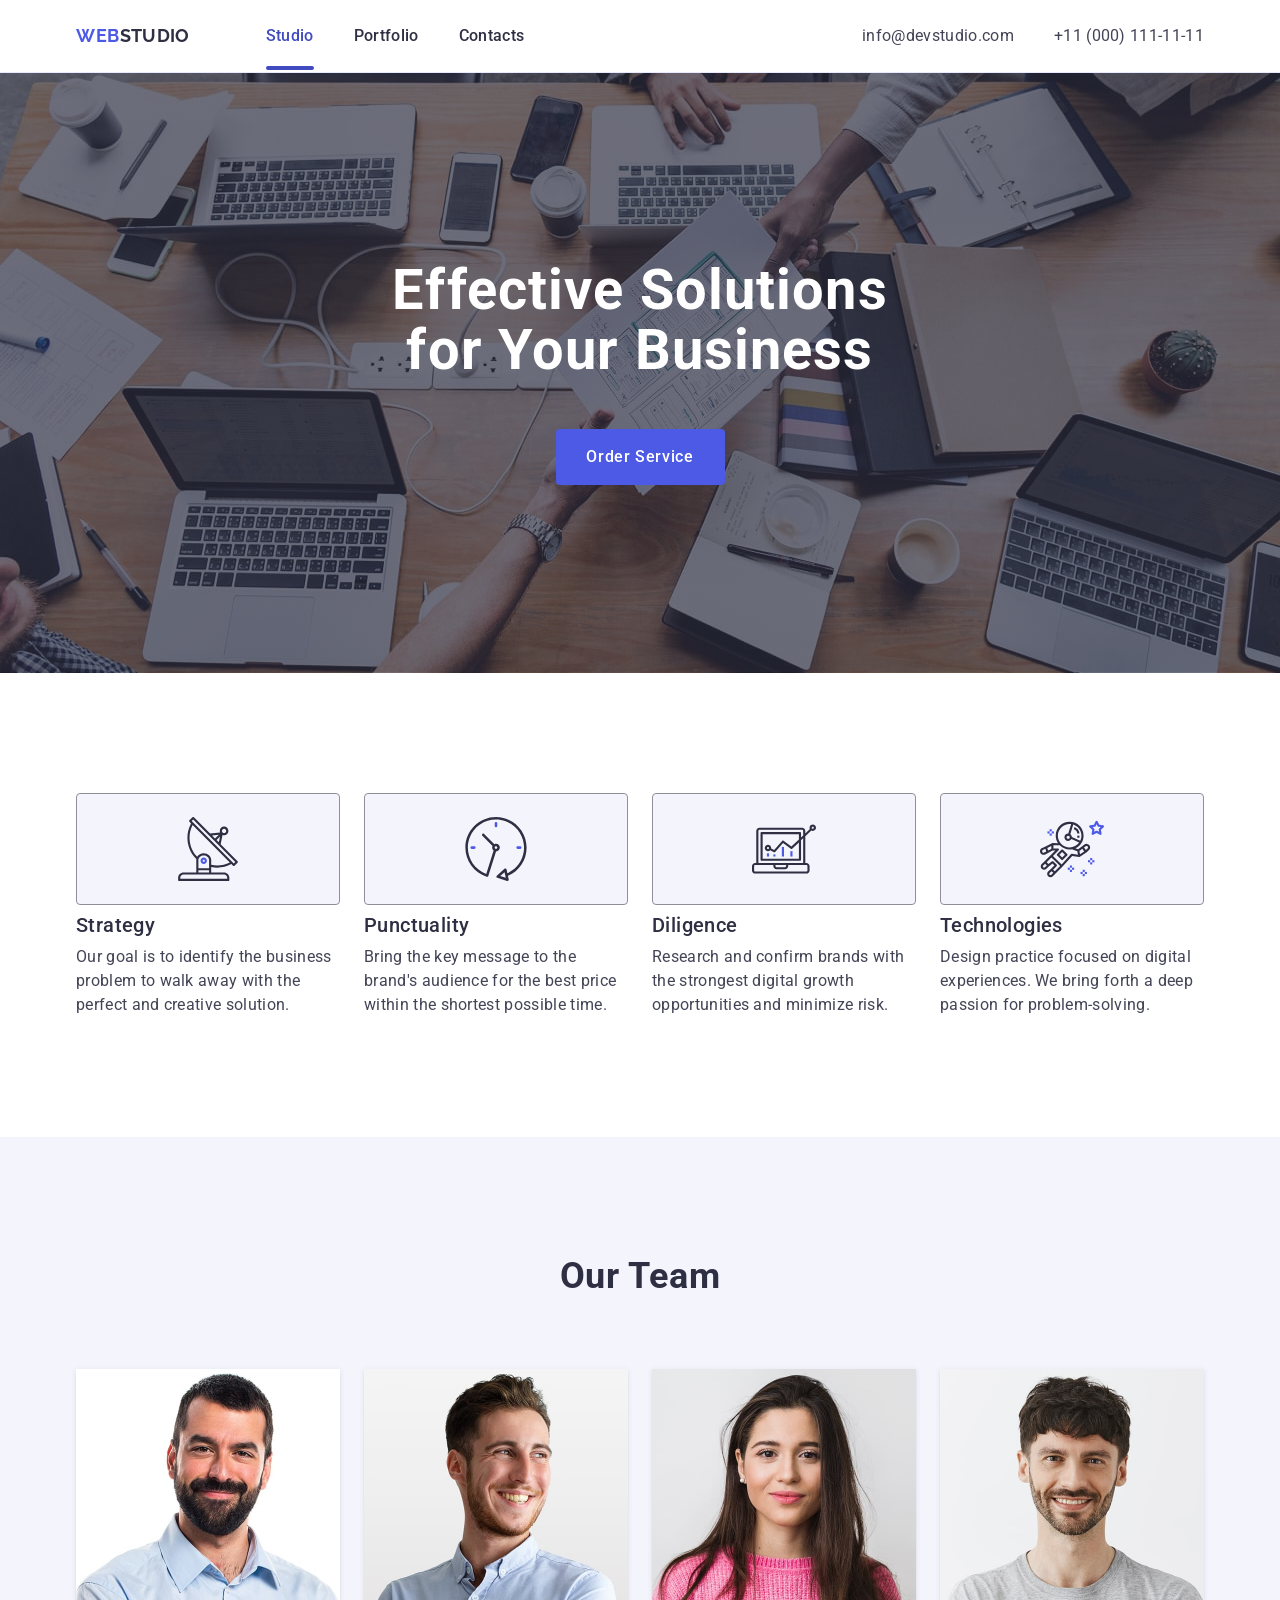
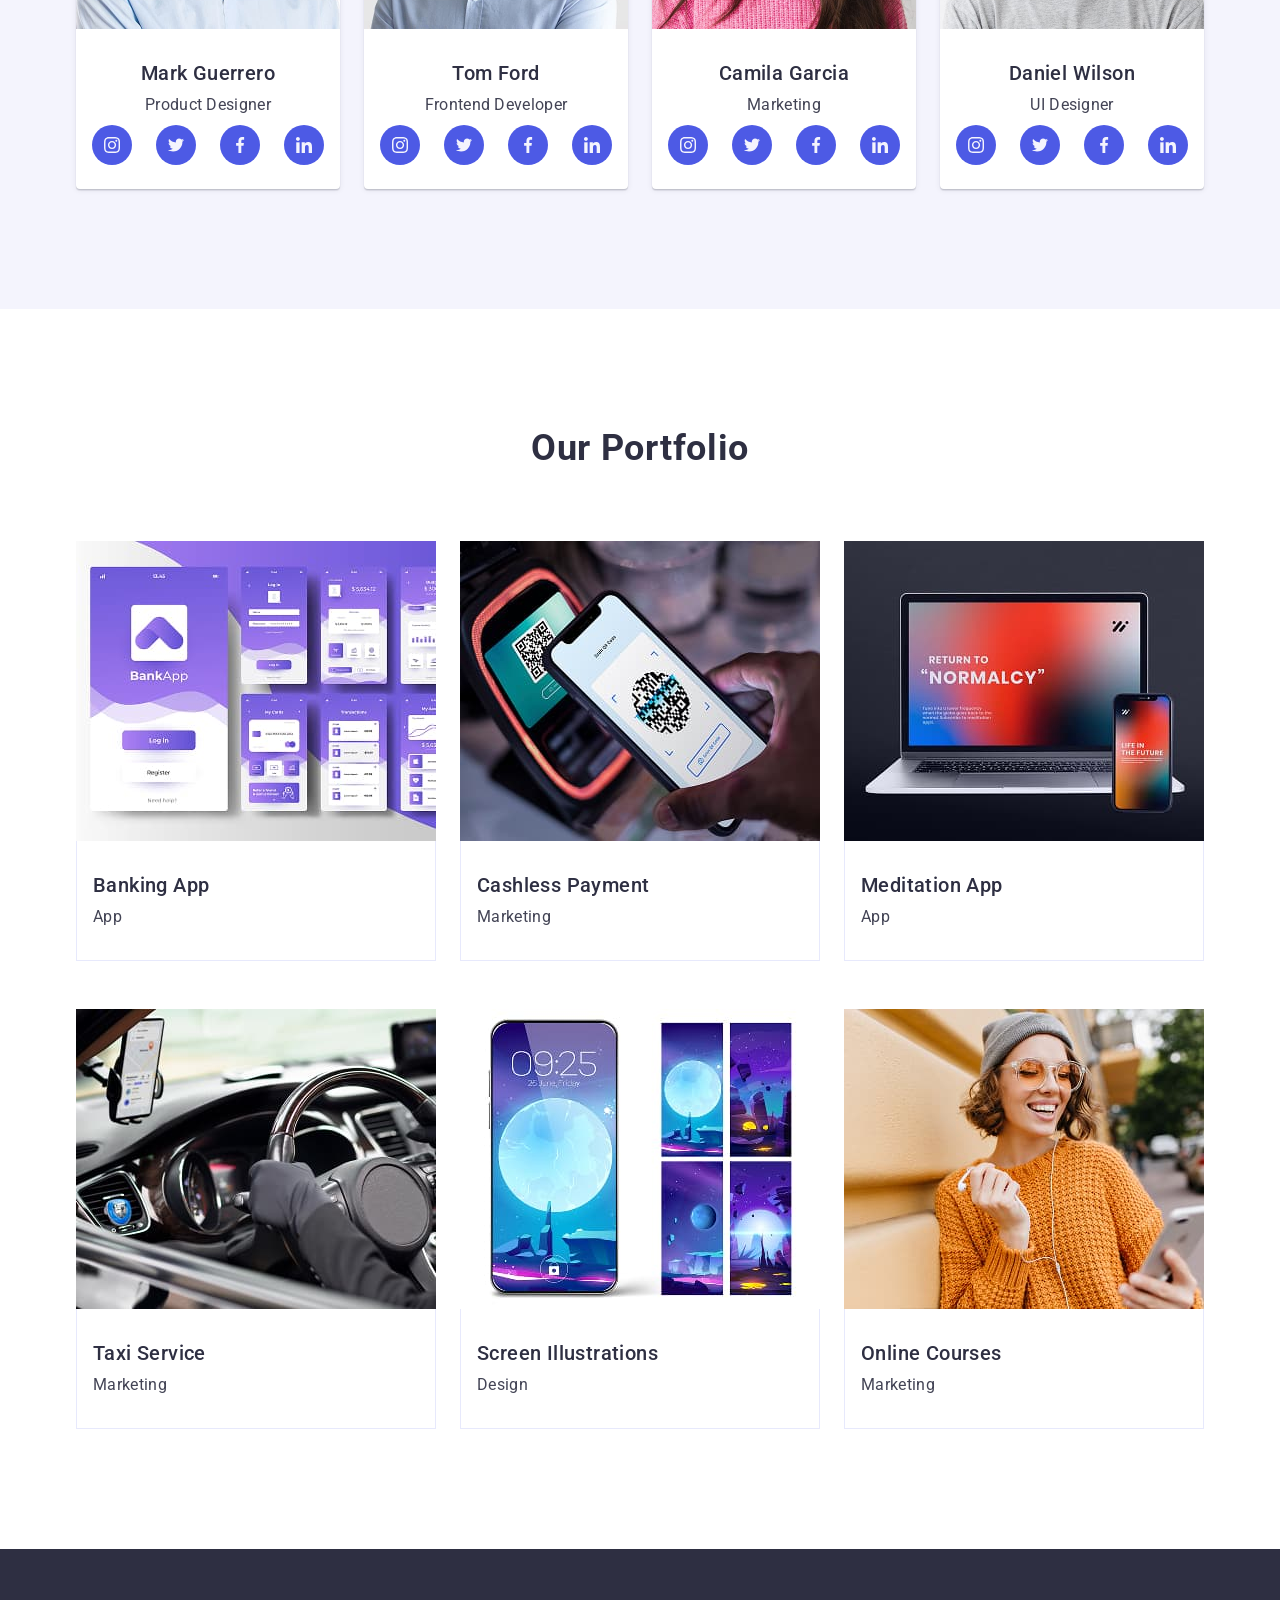
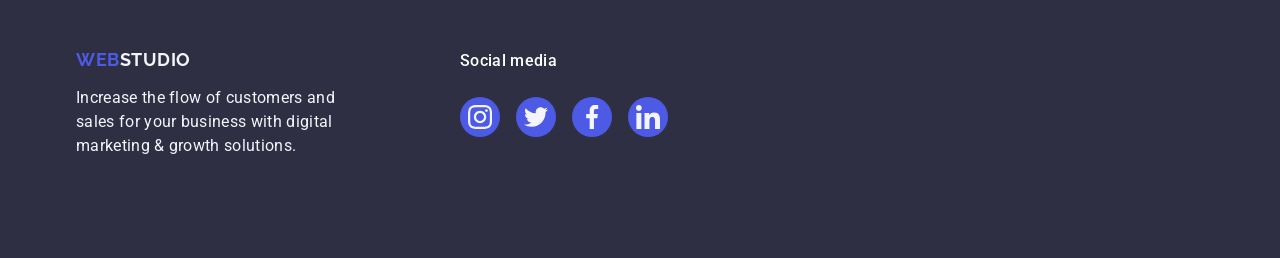
<file: index.html>
<!DOCTYPE html>
<html lang="en">
<head>
    <meta charset="UTF-8">
    <meta name="viewport" content="width=device-width, initial-scale=1.0">
    <title>WebStudio</title>
<link rel="preconnect" href="https://fonts.googleapis.com">
<link rel="preconnect" href="https://fonts.gstatic.com" crossorigin>
<link href="https://fonts.googleapis.com/css2?family=Raleway:wght@700&family=Roboto:wght@100..900&display=swap"
    rel="stylesheet">
<link rel="stylesheet" href="https://cdnjs.cloudflare.com/ajax/libs/modern-normalize/3.0.1/modern-normalize.min.css"
    integrity="sha512-q6WgHqiHlKyOqslT/lgBgodhd03Wp4BEqKeW6nNtlOY4quzyG3VoQKFrieaCeSnuVseNKRGpGeDU3qPmabCANg=="
    crossorigin="anonymous" referrerpolicy="no-referrer" />
    <link rel="stylesheet" href="./css/styles.css">
</head>
<body>
    
    
        <header class="header">
            <div class="container">
        <nav class="header-navigation">
            <a class="header-logo" href="./index.html">Web<span class="logo-header-studio">Studio</span></a>
            <ul class="header-links">
                <li>
                    <a class="header-link-studio current" href="./index.html">Studio</a>
                </li>
                <li>
                    <a class="header-link-studio" href="">Portfolio</a>
                </li>
                <li>
                    <a class="header-link-studio" href="">Contacts</a>
                </li>
            </ul>
        </nav>
        <address >
        <ul class="contacts">
            <li>
                <a class="contacts-lits" href="mailto:info@devstudio.com">info@devstudio.com</a>
            </li>
            <li>
                <a class="contacts-lits" href="tel:+110001111111">+11 (000) 111-11-11</a>
            </li>
        </ul>
        </address>
        </div>
    </header>
    <main>


        <section class="section hero">
            <div class="container">
            <h1 class="hero-title">Effective Solutions
            for Your Business</h1>
            <button class="hero-button" type="button">Order Service</button>
            </div>
        </section>
        

        <section class="section philosophy">
            <div class="container">
            <h2 class="visually-hidden">Our philosophy</h2>
                    <ul class="philosophy-list">
                <li class="philosophy-column">
                    <div class="philosophy-icons">
                            <svg class="philosophy-icon" width="64" height="64">
                            <use href="./images/icons.svg#icon-antenna" ></use></svg></div>
                    <h3 class="philosophy-subtitle">Strategy</h3>
                    <p class="philosophy-text">Our goal is to identify the business
                    problem to walk away with the perfect and creative solution.</p>
                </li>
                <li class="philosophy-column">
                                        <div class="philosophy-icons">
                                                <svg class="philosophy-icon" width="64" height="64">
                                                <use href="./images/icons.svg#icon-clock"></use>
                                            </svg>
                                        </div>
                                    <h3 class="philosophy-subtitle">Punctuality</h3>
                    <p class="philosophy-text">Bring the key message to the brand's audience for the best price within the shortest possible time.</p>
                </li>
                <li class="philosophy-column">
                            <div class="philosophy-icons">
                            
                                <svg class="philosophy-icon" width="64" height="64">
                                    <use href="./images/icons.svg#icon-diagram" ></use>
                                </svg>
                            </div>
                                    <h3 class="philosophy-subtitle">Diligence</h3>
                    <p class="philosophy-text">Research and confirm brands with the strongest digital growth opportunities and minimize risk.</p>
                </li>
                <li class="philosophy-column">
                            <div class="philosophy-icons">
                            
                                <svg class="philosophy-icon" width="64" height="64">
                                    <use href="./images/icons.svg#icon-astronaut" ></use>
                                </svg>
                            </div>
                                    <h3 class="philosophy-subtitle">Technologies</h3>
                    <p class="philosophy-text">Design practice focused on digital experiences. We bring forth a deep passion for problem-solving.</p>
                </li>
            </ul>
            </div>
        </section>
        
        <section class="section team">
            <div class="container">
            <h2 class="team-title">Our Team</h2>
            <ul class="team-list">
            <li class="team-photo">
            <img class="photo" src="./images/1_img.jpg" width="264" height="260" alt="Photo Mark Guerrero">
                <div class="team-name">
                <h3 class="team-subtitle">Mark Guerrero</h3>
                <p class="team-text">Product Designer</p>
                        <ul class="social-media-list">
                            <li class="social-media-icons">
                                <a class="social-icon-link" href="">
                            <svg class="team-icon" width="16" height="16">
                            <use href="./images/icons.svg#instagram"></use></svg>
                                </a>
                            </li>
                        <li class="social-media-icons">
                            <a class="social-icon-link" href="">
                            <svg class="team-icon" width="16" height="16">
                            <use href="./images/icons.svg#twitter"></use></svg>
                            </a>
                        </li>
                        <li class="social-media-icons">
                            <a class="social-icon-link" href="">
                            <svg class="team-icon" width="16" height="16">
                            <use href="./images/icons.svg#facebook" ></use></svg>
                            </a>
                        </li>
                        <li class="social-media-icons">
                            <a class="social-icon-link" href="">
                            <svg class="team-icon" width="16" height="16">
                            <use href="./images/icons.svg#linkedin"></use></svg>
                            </a>
                        </li>
                        </ul>
                        </div>
                </li>
                <li class="team-photo">
                    <img class="photo" src="./images/2_img.jpg" width="264" height="260" alt="Photo Tom Ford">
                    <div class="team-name">
                    <h3 class="team-subtitle">Tom Ford</h3>
                    <p class="team-text">Frontend Developer</p>
                             <ul class="social-media-list">
                            <li class="social-media-icons">
                                <a class="social-icon-link" href="">
                                <svg class="team-icon" width="16" height="16">
                                <use href="./images/icons.svg#instagram"></use></svg>
                                </a>
                            </li>
                            <li class="social-media-icons">
                                <a class="social-icon-link" href="">
                                <svg class="team-icon" width="16" height="16">
                                <use href="./images/icons.svg#twitter"></use></svg>
                                </a>
                            </li>
                            <li class="social-media-icons">
                                <a class="social-icon-link" href="">
                                <svg class="team-icon" width="16" height="16">
                                <use href="./images/icons.svg#facebook"></use></svg>
                                </a>
                            </li>
                            <li class="social-media-icons">
                                <a class="social-icon-link" href="">
                                <svg class="team-icon" width="16" height="16">
                                <use href="./images/icons.svg#linkedin"></use></svg>
                                </a>
                            </li>
                        </ul>
                    </div>
                </li>
                <li class="team-photo">
                    <img class="photo" src="./images/3_img.jpg" width="264" height="260" alt="Photo Camila Garcia">
                    <div class="team-name">
                    <h3 class="team-subtitle">Camila Garcia</h3>
                    <p class="team-text">Marketing</p>
                        <ul class="social-media-list">
                            <li class="social-media-icons">
                                <a class="social-icon-link" href="">
                                <svg class="team-icon"  width="16" height="16">
                                <use href="./images/icons.svg#instagram"></use></svg>
                                </a>
                            </li>
                            <li class="social-media-icons">
                                <a class="social-icon-link" href="">
                                <svg class="team-icon" width="16" height="16">
                                <use href="./images/icons.svg#twitter"></use></svg>
                                </a>
                            </li>
                            <li class="social-media-icons">
                                <a class="social-icon-link" href="">
                                <svg class="team-icon" width="16" height="16">
                                <use href="./images/icons.svg#facebook"></use></svg>
                                </a>
                            </li>
                            <li class="social-media-icons">
                                <a class="social-icon-link" href="">
                                <svg class="team-icon" width="16" height="16">
                                <use href="./images/icons.svg#linkedin"></use></svg>
                                </a>
                            </li>
                        </ul>
                    </div>
                </li>
                <li class="team-photo">
                    <img class="photo" src="./images/4_img.jpg" width="264" height="260" alt="Photo Daniel Wilson">
                    <div class="team-name">
                    <h3 class="team-subtitle">Daniel Wilson</h3>
                    <p class="team-text">UI Designer</p>
                            <ul class="social-media-list">
                            <li class="social-media-icons">
                                <a class="social-icon-link" href="">
                                <svg class="team-icon" width="16" height="16">
                                <use href="./images/icons.svg#instagram"></use></svg>
                                </a>
                            </li>
                            <li class="social-media-icons">
                                <a class="social-icon-link" href="">
                                <svg class="team-icon" width="16" height="16">
                                <use href="./images/icons.svg#twitter"></use></svg>
                                </a>
                            </li>
                            <li class="social-media-icons">
                                <a class="social-icon-link" href="">
                                <svg class="team-icon" width="16" height="16">
                                <use href="./images/icons.svg#facebook"></use></svg>
                                </a>
                            </li>
                            <li class="social-media-icons">
                                <a class="social-icon-link" href="">
                            <svg class="team-icon" width="16" height="16">
                            <use href="./images/icons.svg#linkedin"></use></svg>
                            </a>
                            </li>
                            </ul>
                        </div>
                </li>
            </ul>
            </div>
        </section>

        
        <section class="section portfolio">
            <div class="container">
            <h2 class="portfolio-title">Our Portfolio</h2>
            <ul class="portfolio-list">
                <li class="portfolio-item">
                    <div class="box">
                    <img src="./images/img_portfolio_1.jpg" width="360" height="300" alt="App windows">
                    <p class="overlay-text">14 Stylish and User-Friendly App Design Concepts · Task Manager App · Calorie Tracker App ·
                        Exotic Fruit Ecommerce App ·
                        Cloud Storage App</p>
                </div>
                    <div class="portfolio-name">
                    <h3 class="portfolio-subtitle">Banking App</h3>
                    <p class="portfolio-text">App</p>
                    </div>
                </li>
                <li class="portfolio-item">
                    <div class="box">
                    <img src="./images/img_portfolio_2.jpg" width="360" height="300" alt="Reading QR code">
                        <p class="overlay-text">14 Stylish and User-Friendly App Design Concepts · Task Manager App · Calorie Tracker App ·
                            Exotic Fruit Ecommerce App ·
                            Cloud Storage App</p>
                    </div>
                    <div class="portfolio-name">
                    <h3 class="portfolio-subtitle">Cashless Payment</h3>
                    <p class="portfolio-text">Marketing</p>
                    </div>
                </li>
                <li class="portfolio-item">
                    <div class="box">
                        <img src="./images/img_portfolio_3.jpg" width="360" height="300" alt="Laptop and phone photo">
                        <p class="overlay-text">14 Stylish and User-Friendly App Design Concepts · Task Manager App · Calorie Tracker
                            App ·
                            Exotic Fruit Ecommerce App ·
                            Cloud Storage App</p>
                    </div>
                        <div class="portfolio-name">
                    <h3 class="portfolio-subtitle">Meditation App</h3>
                    <p class="portfolio-text">App</p>
                    </div>
                </li>
                <li class="portfolio-item">
                    <div class="box">
                    <img src="./images/img_portfolio_4.jpg" width="360" height="300" alt="Driving car">
                    <p class="overlay-text">14 Stylish and User-Friendly App Design Concepts · Task Manager App · Calorie Tracker
                        App ·
                        Exotic Fruit Ecommerce App ·
                        Cloud Storage App</p>
                    </div>
                    <div class="portfolio-name">
                    <h3 class="portfolio-subtitle">Taxi Service</h3>
                    <p class="portfolio-text">Marketing</p>
                    </div>
                </li>
                <li class="portfolio-item">
                    <div class="box">
                    <img src="./images/img_portfolio_5.jpg" width="360" height="300" alt="Mobile phone screens">
                    <p class="overlay-text">14 Stylish and User-Friendly App Design Concepts · Task Manager App · Calorie Tracker
                        App ·
                        Exotic Fruit Ecommerce App ·
                        Cloud Storage App</p>
                    </div>
                    <div class="portfolio-name">
                    <h3 class="portfolio-subtitle">Screen Illustrations</h3>
                    <p class="portfolio-text">Design</p>
                    </div>
                </li>
                <li class="portfolio-item">
                    <div class="box">
                    <img src="./images/img_portfolio_6.jpg" width="360" height="300" alt="Girl in glasses">
                    <p class="overlay-text">14 Stylish and User-Friendly App Design Concepts · Task Manager App · Calorie Tracker
                        App ·
                        Exotic Fruit Ecommerce App ·
                        Cloud Storage App</p>
                    </div>
                    <div class="portfolio-name">
                    <h3 class="portfolio-subtitle">Online Courses</h3>
                    <p class="portfolio-text">Marketing</p>
                    </div>
                </li>
            </ul>
            </div>
        </section>
    </main>

    <footer class="footer">
        <div class="container">
            <div class="footer-box">
        <a class="footer-logo" href="./index.html">Web<span class="logo-studio">Studio</span></a>
        <p class="footer-text">Increase the flow of customers and sales for your business with digital marketing & growth solutions.</p>
        </div>
        <div class="social-media-block" >
            <p class="social-media-title">Social media</p>
            <ul class="social-media-list">
                <li class="social-media-icons">
                    <a class="social-icon-link" href="">
                <svg class="team-icon" width="24" height="24">
                    <use href="./images/icons.svg#instagram"></use></svg>
                    </a>
                </li>
                <li class="social-media-icons">
                    <a class="social-icon-link" href="">
                <svg class="team-icon" width="24" height="24">
                    <use href="./images/icons.svg#twitter"></use></svg>
                </a>
                </li>
                <li class="social-media-icons">
                    <a class="social-icon-link" href="">
                <svg class="team-icon" width="24" height="24">
                    <use href="./images/icons.svg#facebook"></use></svg>
                    </a>
                </li>
                <li class="social-media-icons">
                    <a class="social-icon-link" href="">
                <svg class="team-icon" width="24" height="24">
                    <use href="./images/icons.svg#linkedin"></use></svg>
                    </a>
                </li>
            </ul>
        </div>
    </div>
    </footer>

</body>
</html>
</file>
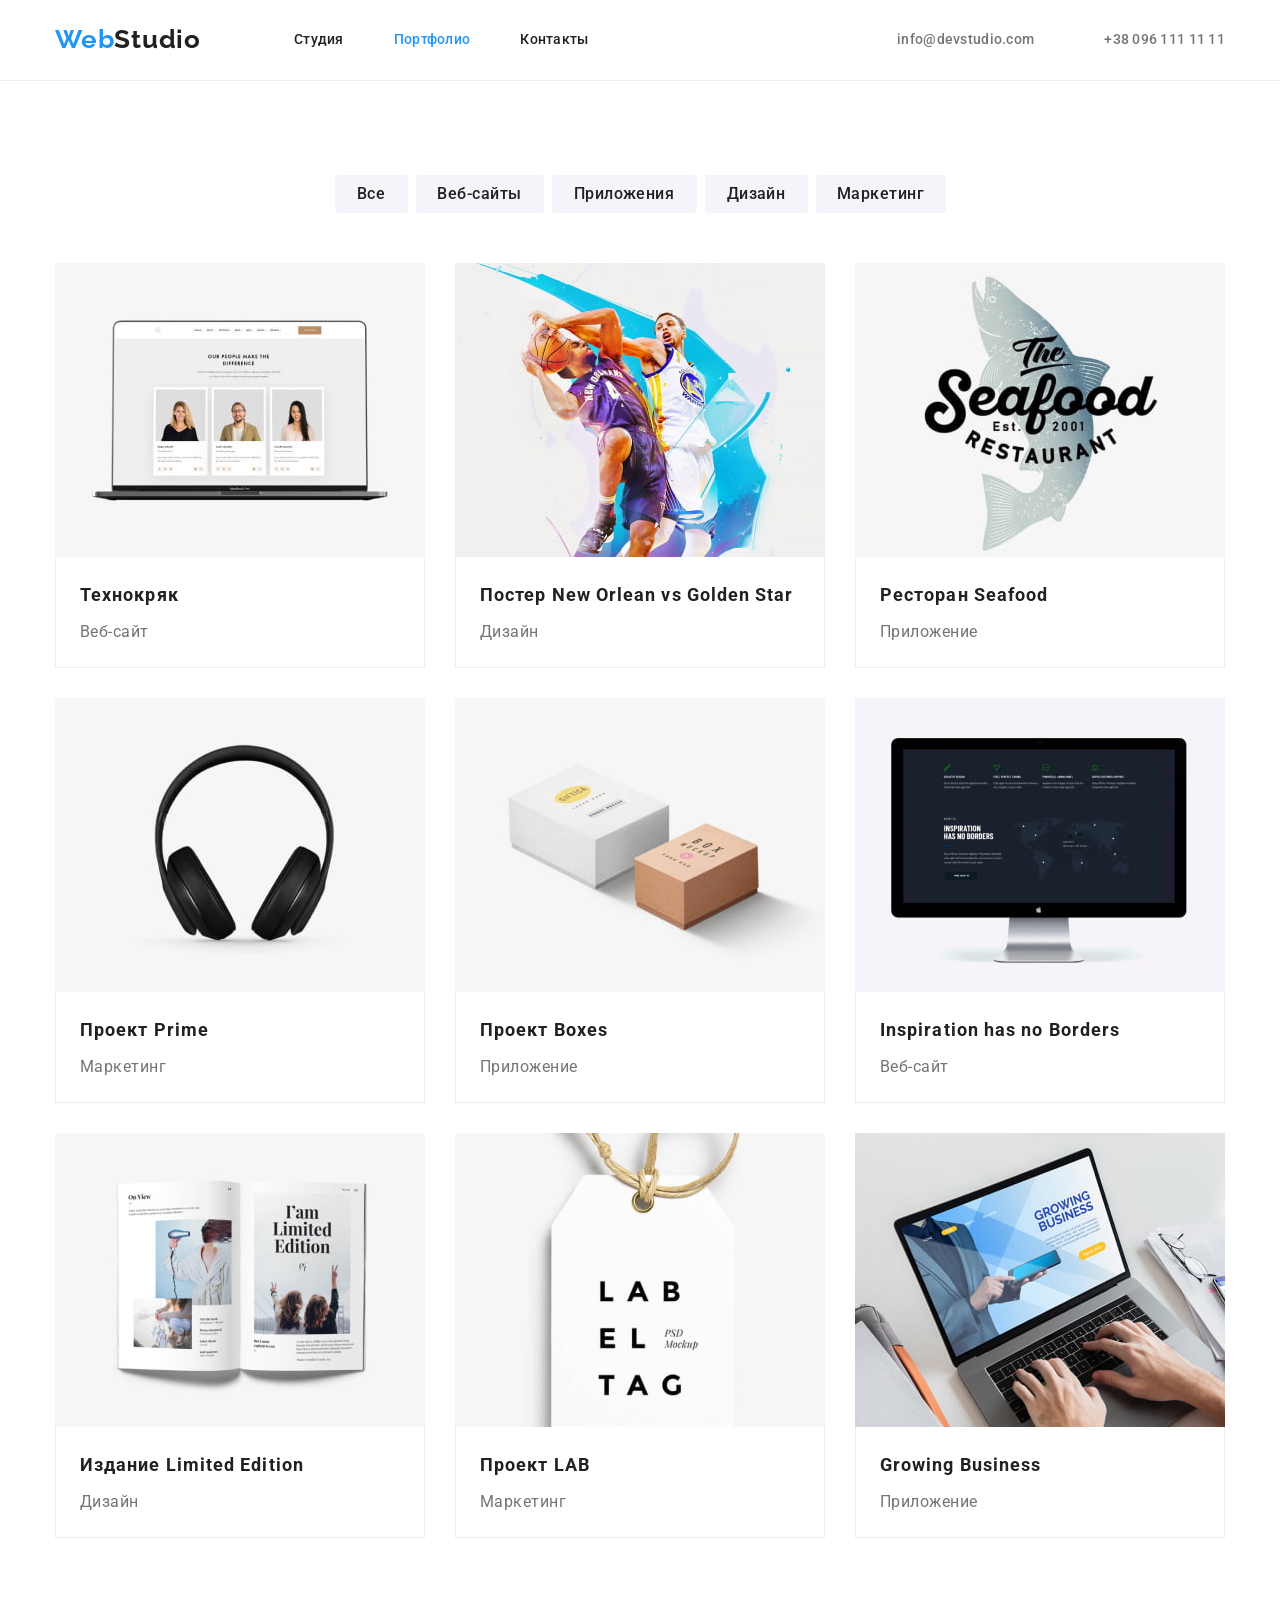
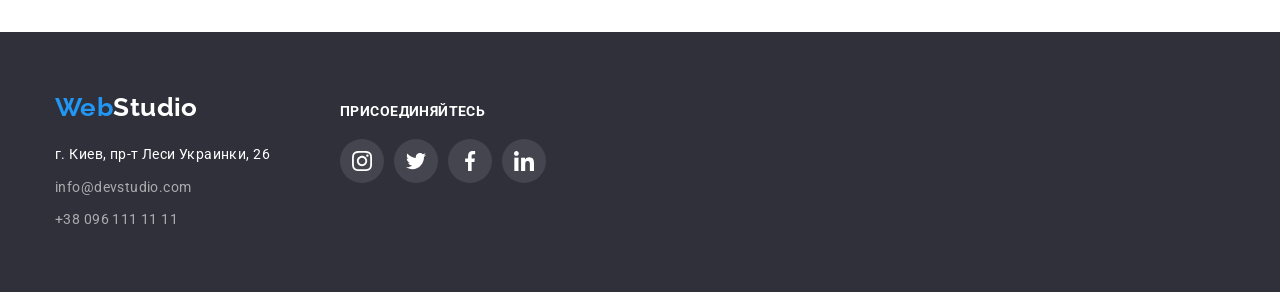
<file: portfolio.html>
<!DOCTYPE html> 
<html lang="ru">
<head>
    <meta charset="UTF-8">
    <link rel="preconnect" href="https://fonts.googleapis.com">
    <link rel="preconnect" href="https://fonts.gstatic.com" crossorigin>
    <link href="https://fonts.googleapis.com/css2?family=Raleway:wght@700&family=Roboto:wght@400;500;700;900&display=swap" rel="stylesheet">
    <link rel="stylesheet" href="https://cdnjs.cloudflare.com/ajax/libs/modern-normalize/1.1.0/modern-normalize.min.css">
    <link rel="stylesheet" href="./CSS/styles.css">
    <title>WebStudio</title>
</head>
<body>
<!--Шапка страницы-->
<header class="header">
    <div class="container">
    <!--Навигация-->
    <nav class="nav">
        <a class="nav-logo" href="WebStudio" lang="en">Web<span class="style-logo">Studio</span></a>
        <ul class="nav-list">
          <li class="nav-item"><a class="nav-link" href="./index.html">Студия</a></li>
          <li class="nav-item"><a class="nav-link current" href="">Портфолио</a></li>
          <li class="nav-item" ><a class="nav-link" href="">Контакты</a></li>
        </ul>
    <!--Контакты-->
    <ul class="contact-list">
        <li class="item">
                <a class="email" href="mailto:info@devstudio.com">
                <svg class="email-icon" width="16px"  height="12px">
                <use href="./images/symbol-defs.svg#envelope"></use>
                </svg>info@devstudio.com
                </a>
        </li>
        <li class="item">
                <a class="tel" href="tel:+380961111111">
                <svg class="tel-icon" width="10px"  height="16px"><use href="./images/symbol-defs.svg#smartphone"></use>
                </svg>+38 096 111 11 11
                </a>
        </li>
    </ul>
    </nav>
    </div>
</header>
    <!--Cекция-Фильтры и проэкты-->
    <main>
    <section class="section">
        <div class="container">
    <h1 hidden>Filters and projects</h1>
    <ul class="filters-list">
        <li  class="filter-item">
            <button class="filter all" type="button">Все</button>
        </li>
        <li class="filter-item">
            <button class="filter web" type="button">Веб-сайты</button>
        </li>
        <li class="filter-item">
            <button class="filter app" type="button">Приложения</button>
        </li>
        <li class="filter-item">
            <button class="filter design" type="button">Дизайн</button>
        </li>
        <li class="filter-item">
            <button class="filter marketing" type="button">Маркетинг</button>
        </li>
    </ul>
        <ul class="portfolio-list">
            <li class="portfolio-item">
                <a  class="portfolio-link" href="">
                <img class="portflio-img" src="./images/img7.jpg" alt="Laptop with open web page">
                <div class="portfolio-block-titels">
                <h2 class="portfolio-titel">Технокряк</h2>
                <p class="portfolio-subtitel">Веб-сайт</p>
                </div>
                </a>
            </li>
            <li class="portfolio-item">
                <a class="portfolio-link" href="">
                <img class="portflio-img" src="./images/img8.jpg" alt="Basketball players">
                <div class="portfolio-block-titels">
                <h2 class="portfolio-titel">Постер New Orlean vs Golden Star</h2>
                <p class="portfolio-subtitel">Дизайн</p>
            </div>
                </a>
            </li>
            <li class="portfolio-item">
                <a class="portfolio-link" href="">
                <img class="portflio-img" src="./images/img9.jpg" alt="Restaurante poster">
                <div class="portfolio-block-titels">
                <h2 class="portfolio-titel">Ресторан Seafood</h2>
                <p class="portfolio-subtitel">Приложение</p>
            </div>
                </a>
            </li>
            <li class="portfolio-item">
                <a class="portfolio-link" href="">
                <img class="portflio-img" src="./images/img10.jpg" alt="Earphones">
                <div class="portfolio-block-titels">
                <h2 class="portfolio-titel">Проект Prime</h2>
                <p class="portfolio-subtitel">Маркетинг</p>
            </div>
                </a>
            </li>
            <li class="portfolio-item">
                <a class="portfolio-link" href="">
                <img class="portflio-img" src="./images/img11.jpg" alt="Boxes">
                <div class="portfolio-block-titels">
                <h2 class="portfolio-titel">Проект Boxes</h2>
                <p class="portfolio-subtitel">Приложение</p>
            </div>
                </a>
            </li>
            <li class="portfolio-item">
                <a class="portfolio-link" href="">
                <img class="portflio-img" src="./images/img12.jpg" alt="PC monitor">
                <div class="portfolio-block-titels">
                <h2 class="portfolio-titel">Inspiration has no Borders</h2>
                <p class="portfolio-subtitel">Веб-сайт</p>
            </div>
                </a>
            </li>
            <li class="portfolio-item">
                <a class="portfolio-link" href="">
                <img class="portflio-img" src="./images/img13.jpg" alt="Magazine pages">
                <div class="portfolio-block-titels">
                <h2 class="portfolio-titel">Издание Limited Edition</h2>
                <p class="portfolio-subtitel">Дизайн</p>
            </div>
                </a>
            </li>
            <li class="portfolio-item">
                <a class="portfolio-link" href="">
                <img class="portflio-img" src="./images/img14.jpg" alt="Label tag">
                <div class="portfolio-block-titels">
                <h2 class="portfolio-titel">Проект LAB</h2>
                <p class="portfolio-subtitel">Маркетинг</p>
            </div>
                </a>
            </li>
            <li class="portfolio-item">
                <a class="portfolio-link" href="">
                <img class="portflio-img" src="./images/img15.jpg" alt="Work on laptop">
                <div class="portfolio-block-titels">
                <h2 class="portfolio-titel">Growing Business</h2>
                <p class="portfolio-subtitel">Приложение</p>
            </div>
                </a>
            </li>
        </ul>
    </div>
    </section>
</main>
    <!--Footer-->
    <footer class="footer">
        <div class="container">
            <div class="footer-main">
        <a class="footer-logo" href="WebStudio" lang="en">Web<span class="style">Studio</span></a>
        <address class="footer-address">
        <ul class="address-list">
            <li class="address-item">
                <a class="address" href="https://www.google.com.ua/maps/place/Lesi+Ukrainky+Blvd,+26,+Kyiv,+02000/@50.4265807,30.5361971,17z/data=!3m1!4b1!4m5!3m4!1s0x40d4cf0e033ecbe9:0x57a4dffefec77da0!8m2!3d50.4265807!4d30.5383859?hl=en" target="_blank" rel="noreferrer noopener">г. Киев, пр-т Леси Украинки, 26</a>
            </li>
            <li class="address-item">
                <a class="footer-email" href="mailto:info@devstudio.com">info@devstudio.com</a>
            </li>
            <li class="address-item">
                <a class="footer-tel" href="tel:+380961111111">+38 096 111 11 11</a>
            </li>
        </ul>
        </address>
            </div>
            <div class="social-links">
            <p class="social-links-titel">присоединяйтесь</p>
                  <ul class="social-links-list">
            <li class="social-link-icon">
                <a class="links-icon instagram" href="">
                <svg class="svg-icon"  width="20px" height="20px"><use href="images/symbol-defs.svg#instagram"></use> </svg>
                </a>
            </li>
            <li class="social-link-icon">
                <a class="links-icon" href="">
                <svg class="svg-icon"  width="20px" height="20px"><use href="images/symbol-defs.svg#twitter"></use> </svg>
                </a>
            </li>
            <li class="social-link-icon">
                <a class="links-icon" href="">
                <svg class="svg-icon" width="20px" height="20px"><use href="images/symbol-defs.svg#facebook"></use> </svg>
                </a>
            </li>
            <li class="social-link-icon">
                <a class="links-icon" href="">
                <svg class="svg-icon" width="20px" height="20px"><use href="images/symbol-defs.svg#linkedin"></use> </svg>
                </a>
            </li>
            </ul>
            </div>
        </div>
    </footer>
</body>
</html>
</file>
<file: css/styles.css>
h1,h2,h3,h4,h5,h6,
p,ul {
    margin-top: 0;
    margin-bottom: 0;
}
body {
    font-family: "Roboto", sans-serif;
    font-size:  16px;
    line-height: 1.5;
    letter-spacing: 2%;
    color: #434455;
    background-color: #FFFFFF;
}

ul{
    list-style: none;
    color: #434455;
    padding-left: 0;
}
a {
    text-decoration: none;
    color: #434455;
}
a:hover,
a:focus {
    color: #404bbf;
}
button:hover,
button:focus {
    cursor: pointer;
    color: #434455;
    font-weight: 500;  
    background-color: #404BBF;
}
h2 {
    font-size: 36;
    font-weight: 700;
    line-height: 1.11;
}
h3 {
    font-size: 20px;
    letter-spacing: 0.02em;
    font-weight: 500;
    line-height: 1.2;
    color: #2e2f42;
}
img {
    display: block;
    max-width: 100%;
}
.visually-hidden {
    position: absolute;
    width: 1px;
    height: 1px;
    margin: -1px;
    border: 0;
    padding: 0;

    white-space: nowrap;
    clip-path: inset(100%);
    clip: rect(0 0 0 0);
    overflow: hidden;
}

.container {
    width: 1158px;
    margin: 0 auto;
    padding: 0 15px;
}
.header .container{
    display: flex;
    justify-content: space-between;
}
.header {
    border-bottom: 1px solid #E7E9FC;
    box-shadow:0px 2px 1px rgba(46, 47, 66, 0.08),
        0px 1px 1px rgba(46, 47, 66, 0.16),
      0px 1px 6px rgba(46, 47, 66, 0.08);
}
.header-logo {
    color: #4d5ae5;
    font-family: 'Raleway', sans-serif;
    font-size: 18px;
    line-height: 1.17;
    letter-spacing: 0.03em;
    font-weight: 700;
    text-transform: uppercase;
    padding: 24px 0;
    margin-right: 76px;
}
.logo-header-studio {
    color: #2e2f42;
    font-weight: 700;
    letter-spacing: 0.02em;
}
.header-navigation{
    display: flex;
    align-items: center;
}
.header-link-studio:hover,
.header-link-studio:focus{
    box-shadow: 0px 2px 1px rgba(46, 47, 66, 0.08),
        0px 1px 1px rgba(46, 47, 66, 0.16),
        0px 1px 6px rgba(46, 47, 66, 0.08);
}
.header-links{
    display: flex;
    gap: 40px;
    line-height: 1.5;
    font-weight: 500;
    letter-spacing: 0.02em;
    align-items: center;
}
.header-links .current{
    transition: color 250ms cubic-bezier(0.4, 0, 0.2, 1);
    color: #404bbf;
    position: relative;
}
.header-links .current::after{
    content: "";
    position: absolute;
    left: 0;
    bottom: -1px;
    display: block;
    border-radius: 2px;
    width: 48px;
    height: 4px;
    background-color: #404bbf;
}
.header-link-studio {
    color: #2e2f42;
    padding: 24px 0;
}
.contacts{
    display: flex;
    gap: 40px;
    font-style: normal;
    justify-content: flex-end;
    align-items: baseline;
    padding-top: 24px;
    padding-bottom: 24px;
}
.contacts-lits{
    letter-spacing: 0.02em;
    transition: color 250ms cubic-bezier(0.4, 0, 0.2, 1);
}

.hero {
    max-width: 1440px;
    margin: 0 auto;
    padding: 188px 0;
    background-color: #2E2F42;
    text-align: center;
    background-image: linear-gradient(to bottom, rgba(46, 47, 66, 0.7), rgba(46, 47, 66, 0.7)),
    url(../images/people-office.jpg);    
    background-size: cover;
    background-position: center;
    background-repeat: no-repeat;
}
.hero-title{
    font-size: 56px;
    font-weight: 700;
    line-height: 1.07;
    letter-spacing: 0.02em;
    color: #FFFFFF;
    max-width: 496px;
    margin: 0 auto;
    margin-bottom: 48px;
}
.hero-button{
    display: block;
    min-width: 169px;
    height: 56px;
    border: none;
    border-radius: 4px;
    cursor: pointer;
    font-family: "Roboto", sans-serif;
    font-weight: 500;
    font-size: 16px;
    line-height: 1.5;
    letter-spacing: 0.04em;
    background-color: #4d5ae5;
    color: #FFFFFF;
    margin: 0 auto;
    transition: background-color 250ms cubic-bezier(0.4, 0, 0.2, 1);
}

.philosophy {
    padding: 120px 0;
    border-radius: 0;
}
.philosophy-list {
    display: flex;
    gap: 24px;
}
.philosophy-column{
    flex-basis: calc((100% - 3 * 24px) / 4);
}
.philosophy-icons{
    display: flex;
    align-items: center;
        justify-content: center;
        height: 112px;
        background-color: #f4f4fd;
        border-radius: 4px;
        border: 1px solid #8e8f99;
        margin-bottom: 8px;
}
.philosophy-subtitle{
    margin-bottom: 8px;
}
.philosophy-text{
    line-height: 1.5;
    letter-spacing: 0.02em;
}


.team{
    padding: 120px 0;
    background-color: #F4F4FD;
}
.team-name{
    padding: 32px 0;
    text-align: center;
}
.team-title{
    margin-bottom: 72px;
}
.team-list {
    display: flex;
    gap: 24px;
    flex-basis: calc((100% - 3 * 24px) / 4);  
}
.team-photo{
    border-radius: 0 0 4px 4px;
    box-shadow: 0 2px 1px 0 rgba(46, 47, 66, 0.08), 0 1px 1px 0 rgba(46, 47, 66, 0.16), 0 1px 6px 0 rgba(46, 47, 66, 0.08);
    background-color: #FFFFFF;
    border-radius: 0px 0px 4px 4px;
}
.team-title{
    font-size: 36px;
    line-height: 1.11;
    text-align: center;
    letter-spacing: 0.02em;
    text-transform: capitalize;
    color: #2e2f42;
}
.team-subtitle{
    font-size: 20px;
    line-height: 1.2;
    letter-spacing: 0.02em;
    color: #2e2f42;
    margin-bottom: 8px;
}
.team-text{
    font-size: 16px;
    line-height: 1.5;
    letter-spacing: 0.02em;
}

.social-media-list {
        display: flex;
        align-items: center;
        justify-content: center;
        gap: 24px;
        padding: 0;
}
.social-media-icons{
    width: 40px;
    height: 40px;
}
.team-icon{
    fill: #f4f4fd;
}
.social-icon-link{
    width: 100%;
    height: 100%;
    background-color: #4d5ae5;
    border-radius: 50%;
    display: flex;
    align-items: center;
    justify-content: center;
    margin-top: 8px;
    transition: background-color 250ms cubic-bezier(0.4, 0, 0.2, 1);
}
.social-icon-link:hover,
.social-icon-link:focus{
    background-color: #404bbf;
}

.portfolio{
    padding: 120px 0 120px 0;
}
.box{
    position: relative;
    width: 360px;
    height: 300px;
    margin: 0 auto;
    overflow: hidden;
    transform: translateY(0%);
}

.overlay-text{
    position: absolute;
    top: 0;
    font-size: 16px;
    line-height: 1.5;
    letter-spacing: 0.02em;
    color: #F4F4FD; 
    margin: 0;
    padding: 40px 32px;
    background-color: #4d5ae5;
    width: 100%;
    height: 100%;
    transform: translatey(100%);
    transition: transform 250ms cubic-bezier(0.4, 0, 0.2, 1);
}
.portfolio-item:hover .overlay-text{
    transform: translatey(0);
}
.portfolio-title {
    font-size: 36px;
    line-height: 1.11;
    text-align: center;
    letter-spacing: 0.02em;
    text-transform: capitalize;
    color: #2e2f42;
    margin-bottom: 72px;
}
.portfolio-list{
    display: flex;
    flex-wrap: wrap;
    column-gap: 24px;
    row-gap: 48px;
    flex-basis: calc((100% - 48px) / 3);
}
.portfolio-item{
    transition: box-shadow 250ms cubic-bezier(0.4, 0, 0.2, 1);
}
.portfolio-item:hover,
.portfolio-item:focus{
    transform: translateY(0%);
    box-shadow: 0 2px 1px 0 rgba(46, 47, 66, 0.08), 0 1px 1px 0 rgba(46, 47, 66, 0.16), 0 1px 6px 0 rgba(46, 47, 66, 0.08);
}
.portfolio-name{
    width: 360px;
    height: 120px;
    padding: 32px 16px;
    border-top: 0;
    border-right: 1px solid #E7E9FC;
    border-bottom: 1px solid #E7E9FC;
    border-left: 1px solid #E7E9FC;
}
.portfolio-subtitle{
    font-size: 20px;
    line-height: 1.2;
    letter-spacing: 0.02em;
    color: #2e2f42;
    margin-bottom: 8px
}
.portfolio-text{
    letter-spacing: 0.02em;
}

.footer{
    padding: 100px 0;
    background-color:#2E2F42;
}
.footer-logo {
    display: inline-block;
    margin-bottom: 16px;
    font-family: 'Raleway', sans-serif;
    font-size: 18px;
    line-height: 1.17;
    text-transform: uppercase;
    font-weight: 700;
    color: #4d5ae5;
    letter-spacing: 0.03em;
    }
.logo-studio{
    color: #f4f4fd;
}
.footer-text{
    letter-spacing: 0.02em;
    color:#F4F4FD;
    width: 264px;
}

.footer .container{
    display: flex;
    align-items: baseline;
}
.footer-box{
    margin-right: 120px;
}
.social-media-title{
    font-weight: 500;
    font-size: 16px;
    line-height: 1.5;
    letter-spacing: 0.02em;
    color: #FFFFFF;
    margin-bottom: 16px;
}
.footer .social-media-list {
    gap: 16px;
    padding: 0;
    margin-left: 0;
}
.footer .social-icon-link:hover,
.footer .social-icon-link:focus{
 background-color: #31d0aa;
}
</file>
<file: CSS/styles.css>
:root{
    --main-font: 'Roboto', sans-serif;
    --blue-color: #2196F3;
    --titels-color: #212121;
    --text-color: #757575;
    --white-color: #ffffff;
    --address-color: rgba(255, 255, 255, 0.6);
    --background-team: #F5F4FA;
    --shadow-color: rgba(0, 0, 0, 0.15);
    --background-hero-section: #2F303A;
    --border-color: #EEEEEE;
    --filter-background-color: #F5F4FA;
    --border-color-icon: #AFB1B8;
}
/*убираю стили по умолчание*/
h1,
h2,
h3,
h4,
h5,
h6,
p {  
    margin: 0px;
    padding: 0px;
}

ul{
    padding: 0px;
    padding-inline-start: 0px;
    margin: 0px;
    list-style-type: none;
}

a{
    text-decoration: none;
}
img{
    display: block;
    max-width: 100%;
    height: auto;
}

/*стиль для body*/
.container{
  width: 1200px;
  padding-left: 15px;
  padding-right: 15px;
  margin-left: auto;
  margin-right: auto;
}

body{
    font-family: var(--main-font);
    color: var(--text-color);
    font-size: 14px;
    line-height: 1.71;
    letter-spacing: 0.03em;
    }

/*стиль логотипа*/
header{
    border-bottom: 1px solid var(--border-color);
}
.nav-logo{
    padding: 24px 0px 25px 0px;
    text-decoration: none;
    font-family: Raleway;
    font-weight: 700;
    font-size: 26px;
    line-height: 1.19;
    letter-spacing: 0.03em;
    color: var(--blue-color)
}
.style-logo{
    color: var(--titels-color);
}

/*стиль навигации*/
.nav{
    display: flex;
    align-items: center;

    font-weight: 500;
    font-size: 14px;
    line-height: 1.14;
    letter-spacing: 0.02em;
      }
.nav-list{
     display: flex;
     margin-left: 93px;
    }
.nav-list .nav-item + .nav-item{
    margin-left: 50px;
}
.nav-link{
    display: block;
    padding-top: 32px;
    padding-bottom: 32px;

    color: var(--titels-color);
}
.contact-list{
    display: flex;
    align-items: center;
    margin-left: auto;
}
.contact-list .item + .item{
    margin-left: 50px;
}

.current{
    color: var(--blue-color);
}

.nav-item :hover,
.nav-item :focus{
    color: var(--blue-color);
    background-color: var(--white-color);
}

.email,
.tel{
    display: flex;
    align-items: center;
    font-weight: 500;
    font-size: 14px;
    line-height: 1.14;
    letter-spacing: 0.02em;
    color:var(--text-color);
    fill: var(--text-color);   
    }

.tel-icon,
.email-icon{
    margin-right: 10px;
} 

.contact-list :hover,
.contact-list :focus{
    fill: var(--blue-color);
    color: var(--blue-color);
    background-color: var(--white-color);
}

/* стили секция герой*/
.hero-section{
    padding-top: 200px;
    padding-bottom: 200px;
    background-color: var(--background-hero-section);
    max-width: 1600px;
    height: 600px;
    margin-left: auto;
    margin-right: auto;
    background-image: linear-gradient(to right, 
    rgba(47,48,58,0.4),
    rgba(47,48,58,0.4)),
    url("../images/mainpic.jpg");
    background-repeat: no-repeat;
    background-size: cover;
}

.hero-titel{
    width: 696px;
    height: 120px;
    margin-left: auto;
    margin-right: auto;
    margin-bottom: 30px;

    font-family: 'Roboto', sans-serif;
    font-weight: 900;
    font-size: 44px;
    line-height: 1.36;
    text-align: center;
    letter-spacing: 0.06em;
    text-transform: uppercase;
    color: var(--white-color);
    }

.hero-button{
    display: block;
    min-width: 200px;
    height: 50px;
    padding: 4px;
    margin-left: auto;
    margin-right: auto;

    font-weight: bold;
    font-size: 16px;
    line-height: 1.87;
    align-items: center;
    text-align: center;
    letter-spacing: 0.06em;
    color: var(--white-color);
    background-color: var(--blue-color);
    border: 0px;
    border-radius: 4px;
    cursor: pointer
}
/*стили наши преимущества*/
.advantage{
    padding-bottom: 94px;
    padding-top: 94px;
}

.advantage-list{
    display: flex;
    flex-wrap: wrap;
}

.advantage-list .advantage-item{
    width: 270px;
    margin-right: 30px;
}

.advantage-item::before{
    display: block;
    content: "";
    height: 120px;
    background-color: var(--background-team);
    background-repeat: no-repeat;
    background-position: center;
    /*outline: 1px solid red;*/
    margin-bottom: 30px;
}

.icon-antenna::before{
    background-image: url(../images/antenna\ 1.svg);
}

.icon-clock::before{
    background-image: url(../images/clock\ 1.svg);
}

.icon-diagram::before{
    background-image: url(../images/diagram\ 1.svg);
}

.icon-astronaut::before{
    background-image: url(../images/astronaut\ 1.svg);
}

.advantage-item:last-child{
    margin-right: 0px;
}
.advantage-titel{
    margin-bottom: 10px;

    font-weight: 700;
    font-size: 14px;
    line-height: 1.14;
    text-transform: uppercase;
    color: var(--titels-color);
}

/*стили чем мы занимаемся*/
.do{
    padding-bottom: 94px;
    padding-top: 0px;
}
.do-list{
    display: flex;
}
.do-list-item{
    margin-right: 30px;
}
.do-list-item:last-child{
    margin-right: 0px;
}
/*стили заголовкам h2*/
.titel{
    margin-bottom: 50px;

    font-weight: 700;
    font-size: 36px;
    line-height: 1.17;
    text-align: center;
    color: var(--titels-color);
}

/*стили заголовка h3*/
.portfolio-titel{
    font-weight: 700;
    font-size: 18px;
    line-height: 2;
    letter-spacing: 0.06em;
    color: var(--titels-color);
}

/*стили подзаголовков*/
.portfolio-subtitel{
    font-weight: 400;
    font-size: 16px;
    line-height: 1.87;
    letter-spacing: 0.03em;
    color: var(--text-color);
}

/*стили- наша команда*/
.team{
    padding-top: 94px;
    padding-bottom: 94px;
    background-color: var(--background-team);
}
.team-list{
    display: flex;
}
.team-person{
    margin-right: 30px;
    background-color: var(--white-color);
    box-shadow: 0px 1px 3px rgba(0, 0, 0, 0.12), 0px 1px 1px rgba(0, 0, 0, 0.14), 0px 2px 1px rgba(0, 0, 0, 0.2);
    border-radius: 0px 0px 4px 4px;
}

.team-person:last-child{
    margin-right: 0px;
}
.sociallinks{
    padding: 30px 32px 30px 32px;
}

.team-name,
.team-possition{
    font-size: 16px;
    line-height: 1.19;
    text-align: center;
}

.team-name{
    margin-bottom: 10px;
    font-weight: 500;
    color: var(--titels-color);
}

.team-possition{
    margin-bottom: 16px;
    font-size: 16px;
    line-height: 1.19;
}

.sociallinks-list{
    display: flex;
    justify-content: center;
 }

 .sociallinks-link{
    display: flex;
    border-radius: 30px;
    width: 44px;
    height: 44px;
    padding: 12px;
    margin-left: 10px;
    background-color: var(--white-color);
    fill: var(--border-color-icon);
}

.sociallinks-item:last-child{
    margin-left: 0px;
}

.sociallinks-link:hover,
.sociallinks-link:focus{
fill: var(--white-color);
background-color: var(--blue-color);
}

/*Сеция постоянные клиенты*/
.clients{
    margin-bottom: 94px;
    margin-top: 94px;
}
.clients-list{
    display: flex;
    border-radius: 15px;
}

.client-logo:not(:last-child){
    margin-right: 30px;
}

.client-logo-link{
    display: flex;
    justify-content: center;
    align-items: center;

    width: 170px;
    height: 92px;

    outline: 1px solid var(--border-color-icon);
    border-radius: 3px;
    fill: var(--border-color-icon);
}

.client-logo-link:hover,
.client-logo-link:focus{
    fill: var(--blue-color);
    outline-color: var(--blue-color);
    cursor: pointer;
}

/*кнопки фильтров*/
.portfolio{
    padding-bottom: 94px;
}

.section{
    margin-top: 94px;
    margin-bottom: 94px;
}

.filters-list{
    display: flex;
    justify-content: center;
    margin-bottom: 50px;
    margin-right: auto;
    margin-left: auto;
}

.all{
    margin-right: 8px;

    min-width: 73px;
    height: 38px;
    border: 0px;
    padding: 4px;
    border-radius: 4px;
    background-color: var(--filter-background-color);
    }
.web{
    margin-right: 8px;

    min-width: 128px;
    height: 38px;
    padding: 4px;
    border-radius: 4px;
    border: 0px;
    background-color: var(--filter-background-color);
    }
.app{
    margin-right: 8px;

    min-width: 145px;
    height: 38px;
    padding: 4px;
    border-radius: 4px;
    border: 0px;
    background-color: var(--filter-background-color);
}
.design{
    margin-right: 8px;
 
    min-width: 103px;
    height: 38px;
    padding: 4px;
    border-radius: 4px;
    border: 0px;
    background-color: var(--filter-background-color);
}
.marketing{
    min-width: 130px;
    height: 38px;
    padding: 4px;
    border-radius: 4px;
    border: 0px;
    background-color: var(--filter-background-color);
}
.filter{
    font-family: Roboto;
    font-style: normal;
    font-weight: 500;
    font-size: 16px;
    line-height: 1.62;
    text-align: center;
    letter-spacing: 0.03em;
    color: var(--titels-color);
    cursor: pointer;
}

.filter:hover,
.filter:focus{
    color: var(--white-color);
    background-color: var(--blue-color);
    box-shadow: 0px 4px 4px rgba(0, 0, 0, 0.25);
}
/*стили портфолио*/
.portfolio-block-titels{
    padding: 20px 24px 20px 24px;
    border-left: 1px solid var(--border-color);
    border-right: 1px solid var(--border-color);
    border-bottom: 1px solid var(--border-color);
}
.portfolio-list{
    display: flex;
    flex-wrap: wrap;
}
.portfolio-titel{
    margin-bottom: 4px;
}

.portfolio-item{
    margin-right: 30px;
    margin-bottom: 30px;
}

.portfolio-item:nth-child(3n){
    margin-right: 0px;
}
.portfolio-item:nth-last-child(-n+3){
    margin-bottom: 0px;
}

.portfolio-link{
    display: block;

    transition: box-shadow 250ms cubic-bezier(0.4, 0, 0.2, 1);
}

.portfolio-link:hover,
.portfolio-link:focus {
    box-shadow: 0px 4px 4px rgba(0, 0, 0, 0.25);
}

/*стиль футер*/
.footer{
    max-height: 262px;
    padding-bottom: 60px;
    padding-top: 60px;

    background-color: var(--background-hero-section);
}

.footer .container{
    display: flex;
    align-items: baseline;
}

.footer-logo{
    display: block;
    margin-bottom: 20px;

    font-family: Raleway;
    font-weight: 700;
    font-size: 26px;
    line-height: 1.19;
    color: var(--blue-color);
   }
.style{
    color: var(--white-color);
}

.address-list{
    font-style: normal;
    font-size: 14px;
    line-height: 1.71;
}
.address-item:not(:last-child){
    margin-bottom: 9px;
}

.address{
    color: var(--white-color);
}

.footer-email,
.footer-tel{
    color: var(--address-color);
}

.address:hover,
.footer-email:focus{
    color: var(--blue-color);
    background-color: var(--background-hero-section);
}

.footer-email:hover,
.footer-email:focus{
    color: var(--blue-color);
    background-color: var(--background-hero-section);
}

.footer-tel:hover,
.footer-tel:focus{
    color: var(--blue-color);
    background-color: var(--background-hero-section);
}

.social-links{
    margin-left: 70px;
}

.social-links{
   list-style-type: none;
}
.social-links-titel{
    color: var(--white-color);
    font-weight: 700;
    font-size: 14px;
    line-height: 16px;
    letter-spacing: 0.03em;
    text-transform: uppercase;
    margin-bottom: 20px;
}

.social-links-list{
    display: flex;
    align-items: center;
}
.social-link-icon{
    background-color: rgba(255, 255, 255, 0.1);
    border-radius: 30px;
    width: 44px;
    height: 44px;
    padding: 12px;
    margin-right: 10px;
}
.social-link-icon:last-child{
    margin-right: 0px;
}
.svg-icon{
    fill: var(--white-color);
}

.social-link-icon:hover{
    background-color: var(--blue-color);
}
</file>
